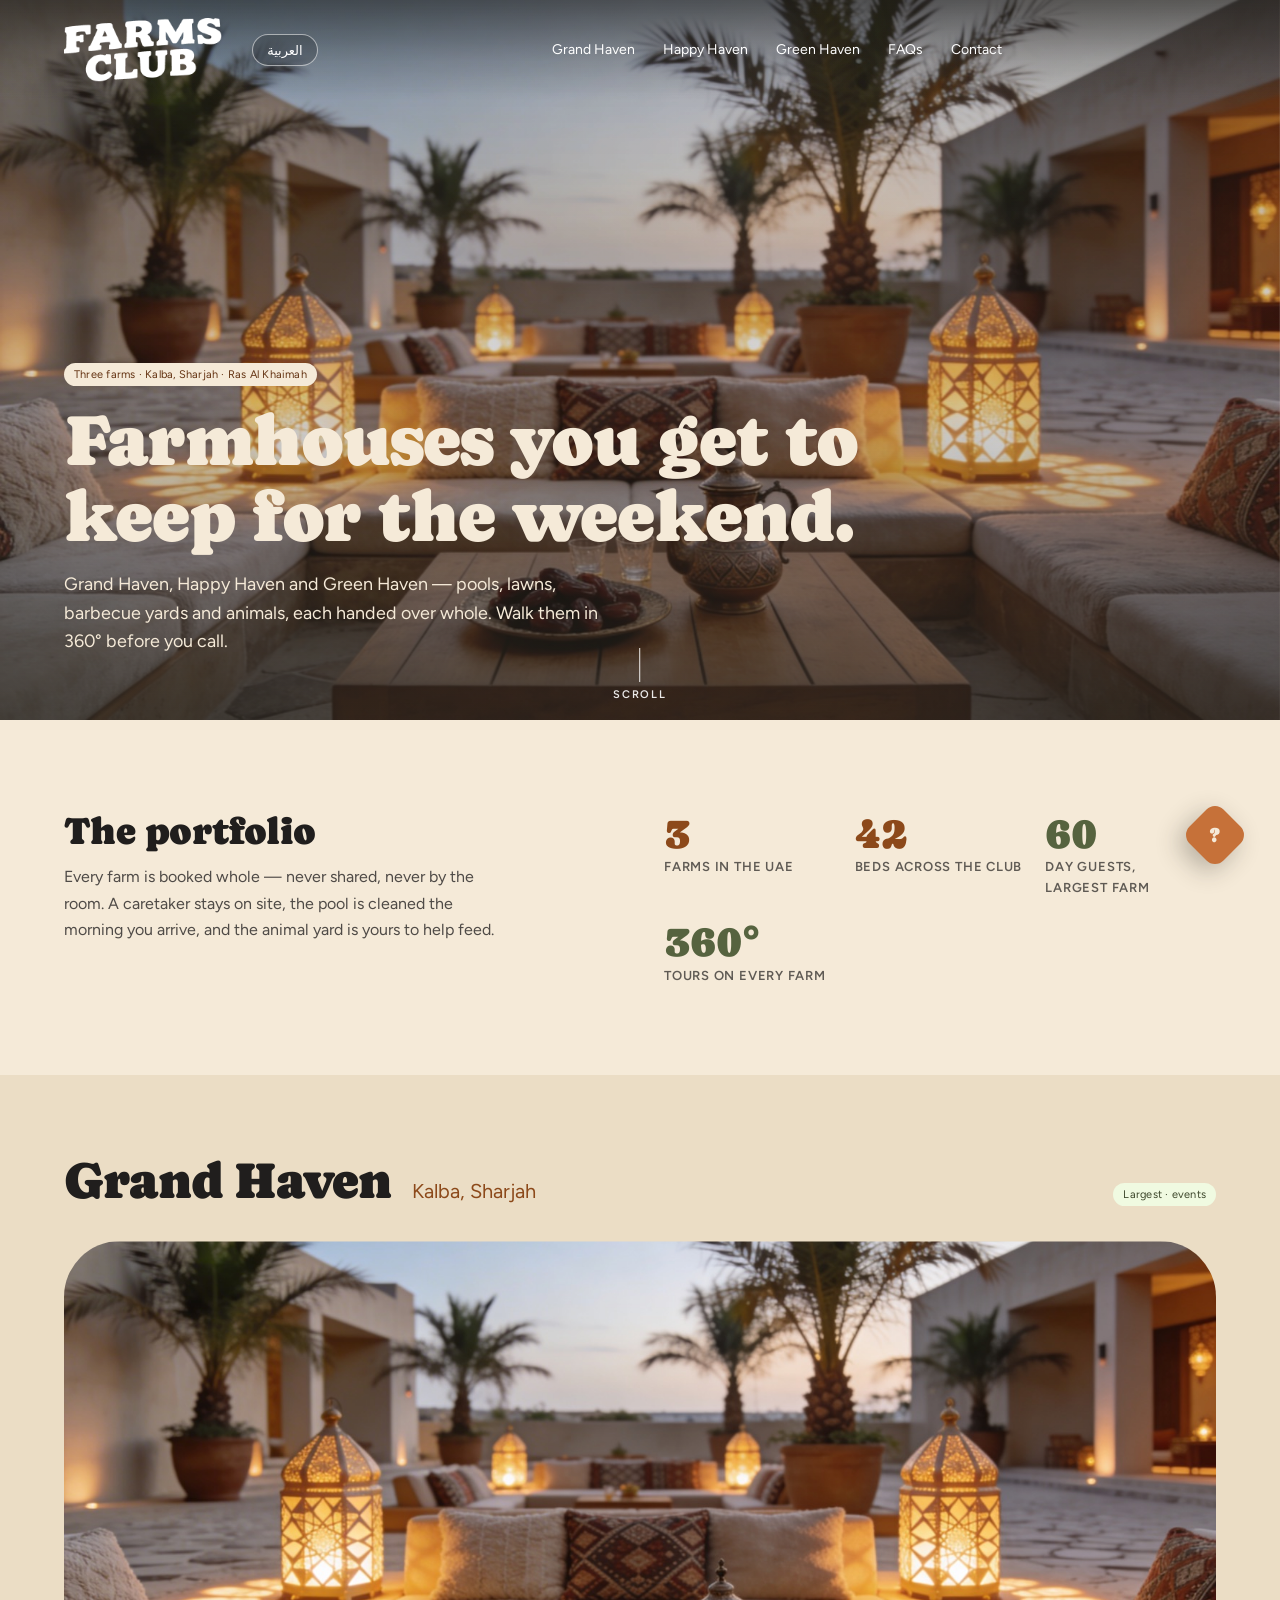
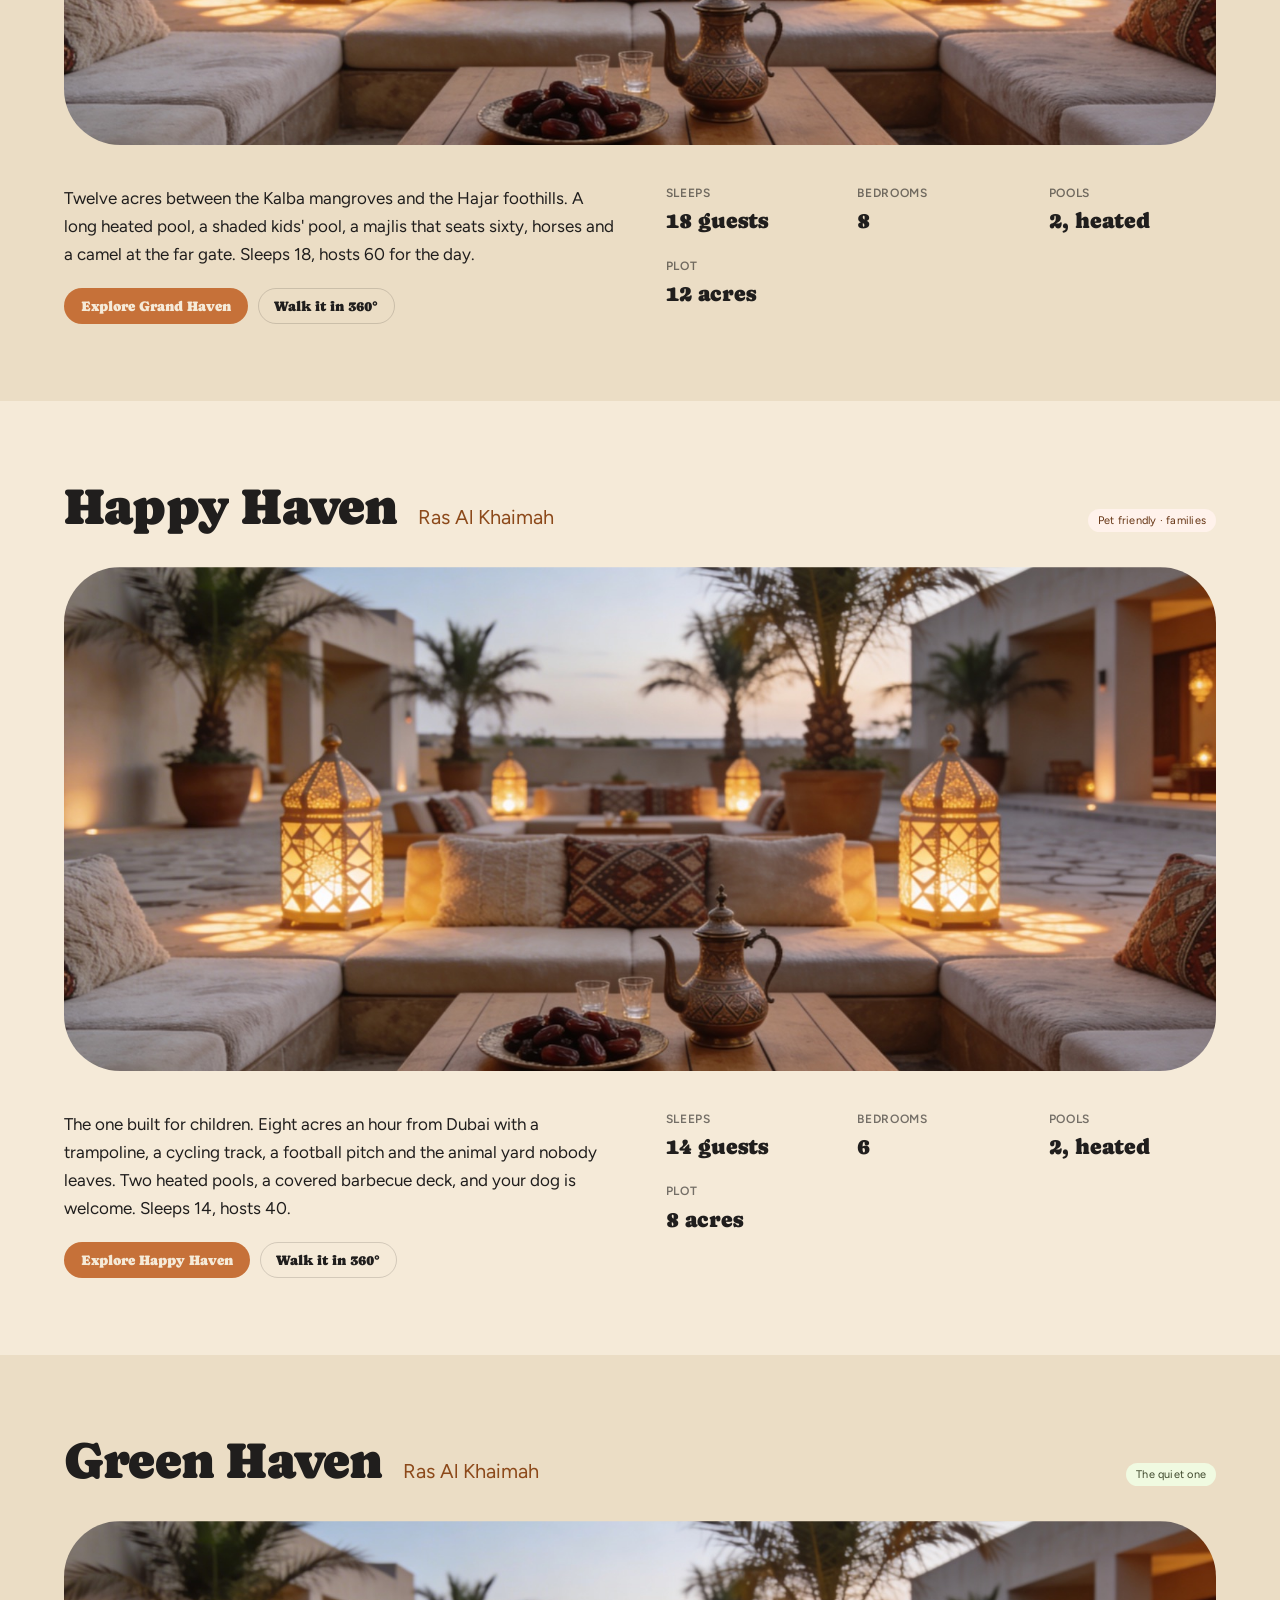
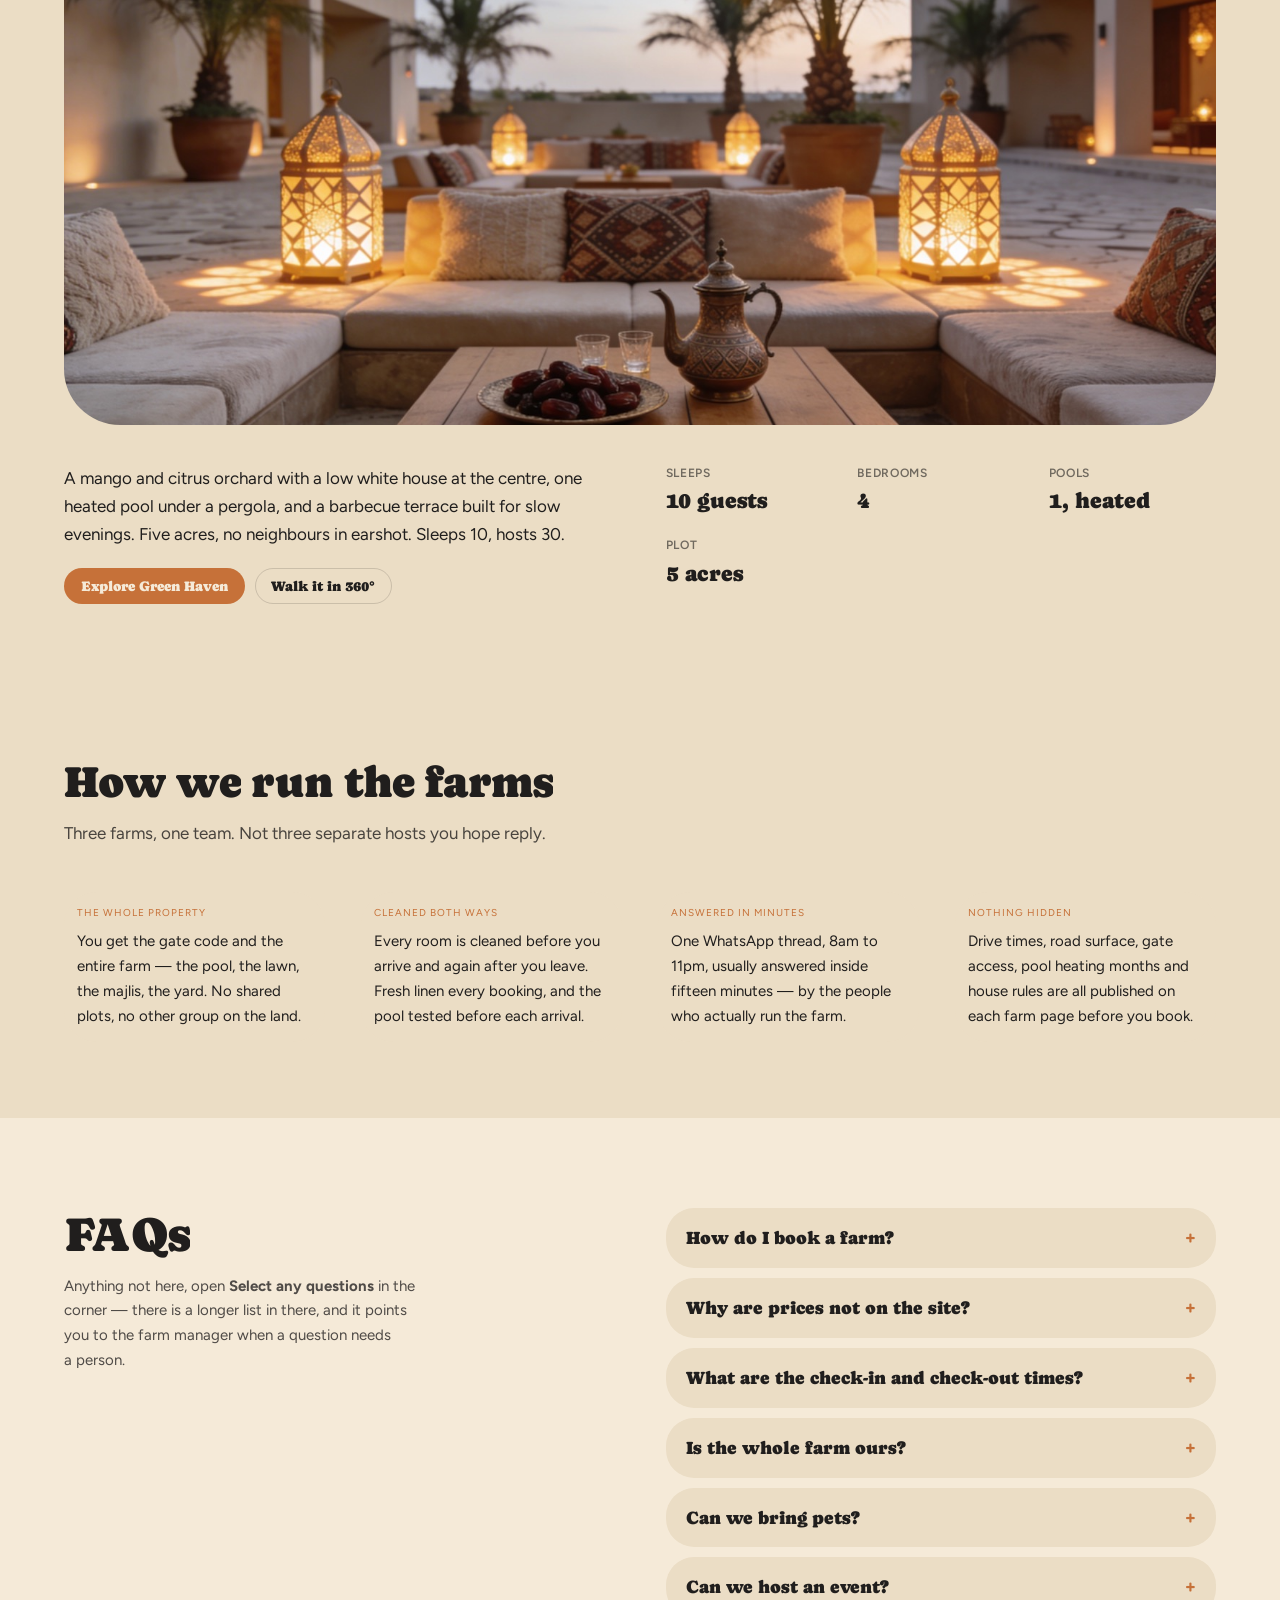
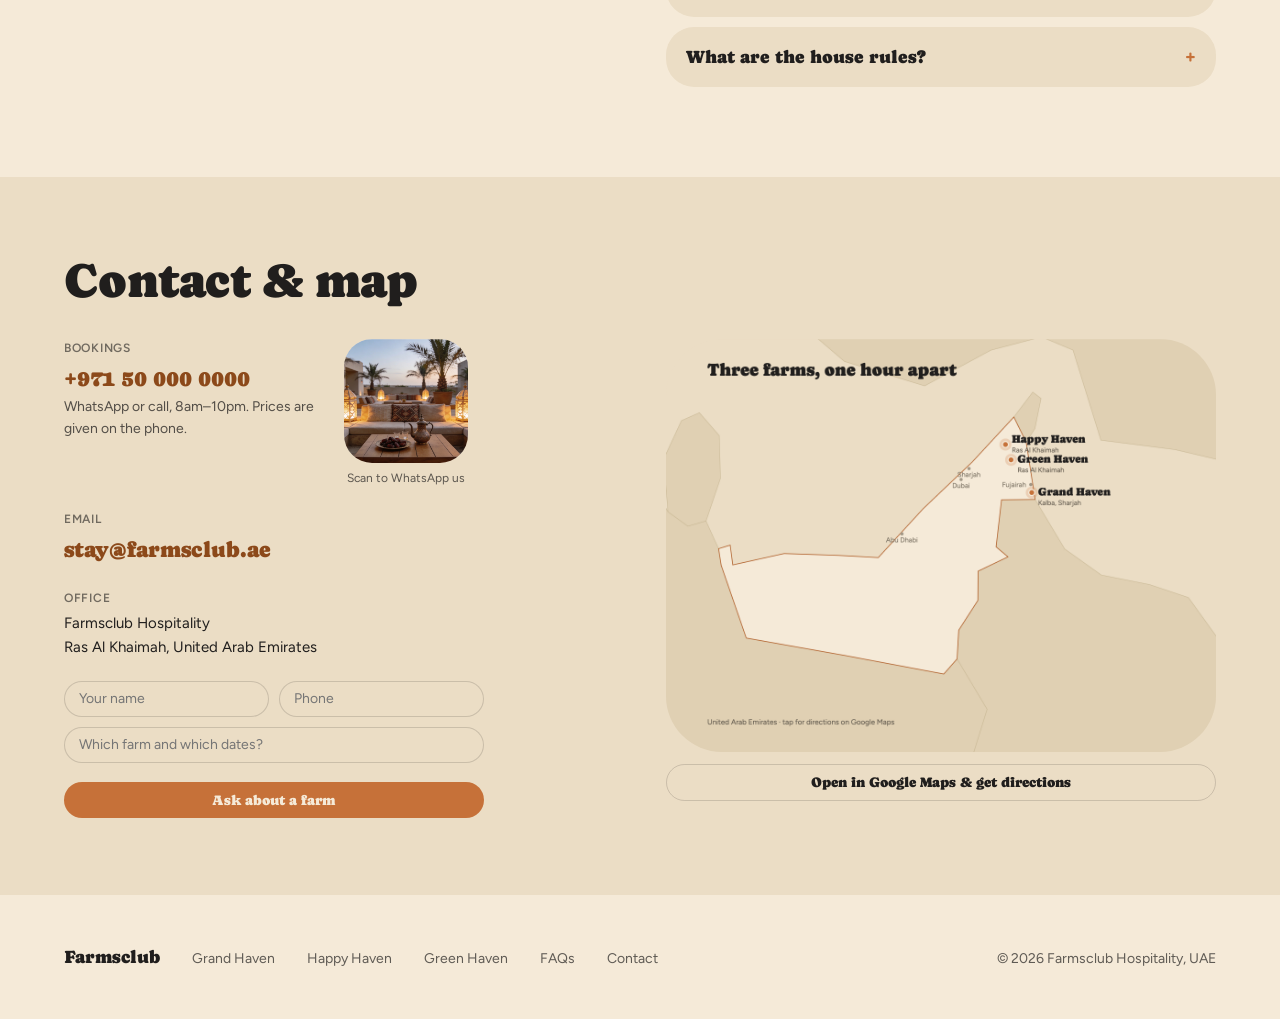
<file: index.html>
<!DOCTYPE html>
<html lang="en">
<head>
<meta charset="utf-8" />
<meta name="viewport" content="width=device-width, initial-scale=1" />
<title>Farmsclub — private farmhouse rentals in the UAE | 360° tours</title>
<meta name="description" content="Rent an entire private farmhouse in the UAE — Grand Haven in Kalba, Sharjah, plus Happy Haven and Green Haven in Ras Al Khaimah. Pools, lawns, barbecue yards and animals, with a free 360° virtual walkthrough of every farm." />
<meta name="keywords" content="farmhouse rental UAE, private farm rental Sharjah, farm stay Ras Al Khaimah, farmhouse near Dubai, 360 virtual tour farmhouse, day use farm rental UAE, weekend farm getaway, whole property farm booking, Farmsclub" />
<meta name="robots" content="index, follow, max-image-preview:large, max-snippet:-1" />
<meta name="author" content="Farmsclub" />
<link rel="canonical" href="https://www.farmsclub.ae/" />
<meta property="og:site_name" content="Farmsclub" />
<meta property="og:type" content="website" />
<meta property="og:title" content="Farmsclub — private farmhouse rentals in the UAE | 360° tours" />
<meta property="og:description" content="Rent an entire private farmhouse in the UAE — Grand Haven in Kalba, Sharjah, plus Happy Haven and Green Haven in Ras Al Khaimah. Pools, lawns, barbecue yards and animals, with a free 360° virtual walkthrough of every farm." />
<meta property="og:url" content="https://www.farmsclub.ae/" />
<meta property="og:image" content="https://www.farmsclub.ae/assets/farm-generic.jpg" />
<meta property="og:locale" content="en_AE" />
<meta name="twitter:card" content="summary_large_image" />
<meta name="twitter:title" content="Farmsclub — private farmhouse rentals in the UAE | 360° tours" />
<meta name="twitter:description" content="Rent an entire private farmhouse in the UAE — Grand Haven in Kalba, Sharjah, plus Happy Haven and Green Haven in Ras Al Khaimah. Pools, lawns, barbecue yards and animals, with a free 360° virtual walkthrough of every farm." />
<meta name="geo.region" content="AE" />
<script type="application/ld+json">{"@context":"https://schema.org","@graph":[{"@type":"Organization","@id":"https://www.farmsclub.ae/#org","name":"Farmsclub","url":"https://www.farmsclub.ae/","description":"Private farmhouse rentals across the UAE, booked whole-property by the day or weekend.","areaServed":["Sharjah","Ras Al Khaimah","Dubai","United Arab Emirates"]},{"@type":"WebSite","url":"https://www.farmsclub.ae/","name":"Farmsclub","publisher":{"@id":"https://www.farmsclub.ae/#org"}},{"@type":"ItemList","name":"Farmsclub farmhouses","itemListElement":[{"@type":"ListItem","position":1,"name":"Grand Haven, Kalba — Sharjah","url":"https://www.farmsclub.ae/grand-haven.html"},{"@type":"ListItem","position":2,"name":"Happy Haven, Ras Al Khaimah","url":"https://www.farmsclub.ae/happy-haven.html"},{"@type":"ListItem","position":3,"name":"Green Haven, Ras Al Khaimah","url":"https://www.farmsclub.ae/green-haven.html"}]}]}</script>
<link rel="icon" type="image/png" href="assets/favicon.png" />
<link rel="apple-touch-icon" href="assets/favicon.png" />
<link rel="stylesheet" href="styles.css" />
<script src="pano-viewer.js"></script>
<script src="nav-scroll.js"></script>
<script src="fc-hash.js"></script>
<script src="ai-agent.js"></script>
<script src="fc-motion.js"></script>
<script defer src="fc-i18n.js"></script>
<style>html{scroll-behavior:smooth}body{margin:0;text-wrap:pretty;overflow-x:clip;font-family:var(--font-body);background:var(--color-bg);color:var(--color-text)}summary{list-style:none;cursor:pointer}summary::-webkit-details-marker{display:none}a{color:var(--color-accent-700)}a:hover{color:var(--color-accent-800)}@media (prefers-reduced-motion:reduce){html{scroll-behavior:auto}}</style>
</head>
<body>
<div style="background:var(--color-bg);color:var(--color-text)">

<nav class="nav" data-sitenav="true" style="position:fixed;top:0;left:0;right:0;z-index:50;gap:clamp(10px,2vw,20px);padding-inline:clamp(20px,5vw,64px);border:0;background:linear-gradient(to bottom, rgba(28,26,22,.58), rgba(28,26,22,.18) 60%, rgba(28,26,22,0));transition:background .3s ease">
  <a href="#top" class="nav-brand" aria-label="Farmsclub — home"><img src="assets/logo.png" alt="Farmsclub" /></a>
  <div class="nav-links">
    <a href="#farm-01">Grand Haven</a>
    <a href="#farm-02">Happy Haven</a>
    <a href="#farm-03">Green Haven</a>
    <a href="#faqs">FAQs</a>
    <a href="#contact">Contact</a>
  </div>
</nav>

<header id="top" style="position:relative;height:80vh;min-height:460px">
  <div style="position:absolute;inset:0"><img src="assets/farm-generic.jpg" alt="site-hero" style="width:100%;height:100%;object-fit:cover;display:block" /></div>
  <div style="position:absolute;inset:0;background:linear-gradient(to top, color-mix(in srgb, #2e2b25 66%, transparent) 0%, color-mix(in srgb, #2e2b25 18%, transparent) 45%, color-mix(in srgb, #2e2b25 28%, transparent) 100%);pointer-events:none"></div>
  <div style="position:absolute;left:0;right:0;bottom:0;padding:clamp(28px,5vw,72px);pointer-events:none">
    <span class="tag" style="background:var(--color-bg);color:var(--color-accent-800);margin-bottom:16px">Three farms · Kalba, Sharjah · Ras Al Khaimah</span>
    <h1 style="font-size:clamp(36px,5.6vw,78px);line-height:1.06;margin:0;color:var(--color-bg);max-width:20ch">Farmhouses you get to keep for the weekend.</h1>
    <p style="margin:16px 0 0;max-width:52ch;font-size:clamp(16px,1.4vw,19px);line-height:1.6;color:var(--color-bg)">Grand Haven, Happy Haven and Green Haven — pools, lawns, barbecue yards and animals, each handed over whole. Walk them in 360° before you call.</p>
  </div>
</header>

<section style="padding:clamp(48px,7vw,96px) clamp(20px,5vw,64px);display:grid;grid-template-columns:repeat(auto-fit,minmax(min(240px,100%),1fr));gap:clamp(24px,4vw,48px);align-items:start">
  <div>
    <h2 style="font-size:clamp(28px,3vw,38px);margin:0 0 12px">The portfolio</h2>
    <p style="margin:0;max-width:44ch;color:color-mix(in srgb, var(--color-text) 78%, transparent);font-size:16px;line-height:1.65">Every farm is booked whole — never shared, never by the room. A caretaker stays on site, the pool is cleaned the morning you arrive, and the animal yard is yours to help feed.</p>
  </div>
  <div style="display:grid;grid-template-columns:repeat(auto-fit,minmax(140px,1fr));gap:20px">
    <div><div style="font-family:var(--font-heading);font-size:clamp(32px,3.4vw,44px);color:var(--color-accent-700);line-height:1.1">3</div><div style="font-size:13px;letter-spacing:.06em;text-transform:uppercase;font-weight:600;opacity:.7">Farms in the UAE</div></div>
    <div><div style="font-family:var(--font-heading);font-size:clamp(32px,3.4vw,44px);color:var(--color-accent-700);line-height:1.1">42</div><div style="font-size:13px;letter-spacing:.06em;text-transform:uppercase;font-weight:600;opacity:.7">Beds across the club</div></div>
    <div><div style="font-family:var(--font-heading);font-size:clamp(32px,3.4vw,44px);color:var(--color-accent-2-700);line-height:1.1">60</div><div style="font-size:13px;letter-spacing:.06em;text-transform:uppercase;font-weight:600;opacity:.7">Day guests, largest farm</div></div>
    <div><div style="font-family:var(--font-heading);font-size:clamp(32px,3.4vw,44px);color:var(--color-accent-2-700);line-height:1.1">360°</div><div style="font-size:13px;letter-spacing:.06em;text-transform:uppercase;font-weight:600;opacity:.7">Tours on every farm</div></div>
  </div>
</section>

<section id="farm-01" style="padding:clamp(40px,6vw,88px) clamp(20px,5vw,64px);background:var(--color-surface);scroll-margin-top:72px">
  <div style="display:flex;flex-wrap:wrap;align-items:baseline;gap:12px 20px;margin-bottom:clamp(20px,3vw,32px)">
    <h2 style="font-size:clamp(30px,4vw,52px);margin:0">Grand Haven</h2>
    <span style="font-size:clamp(16px,1.6vw,20px);color:var(--color-accent-700)">Kalba, Sharjah</span>
    <span class="tag tag-accent-2" style="margin-left:auto">Largest · events</span>
  </div>
  <div style="border-radius:calc(2 * var(--radius-lg));overflow:hidden;aspect-ratio:16/7;min-height:260px"><img src="assets/farm-generic.jpg" alt="farm1-cover" style="width:100%;height:100%;object-fit:cover;display:block" /></div>
  <div style="display:grid;grid-template-columns:repeat(auto-fit,minmax(min(280px,100%),1fr));gap:clamp(24px,4vw,64px);margin-top:clamp(24px,3vw,40px)">
    <div>
      <p style="margin:0 0 20px;font-size:17px;line-height:1.65;max-width:52ch">Twelve acres between the Kalba mangroves and the Hajar foothills. A long heated pool, a shaded kids' pool, a majlis that seats sixty, horses and a camel at the far gate. Sleeps 18, hosts 60 for the day.</p>
      <div style="display:flex;flex-wrap:wrap;gap:10px">
        <a href="grand-haven.html" class="btn btn-primary">Explore Grand Haven</a>
        <a href="grand-haven.html#tour" class="btn btn-secondary" data-tip="Opens Grand Haven's page at the 360° walkthrough" title="Open the 360° virtual tour of Grand Haven, Kalba — Sharjah" aria-label="Walk Grand Haven, Kalba — Sharjah in a 360° virtual tour">Walk it in 360°</a>
      </div>
    </div>
    <dl style="margin:0;display:grid;grid-template-columns:repeat(auto-fit,minmax(120px,1fr));gap:18px 24px;align-content:start">
      <div><dt style="font-size:12px;letter-spacing:.06em;text-transform:uppercase;opacity:.6;font-weight:600">Sleeps</dt><dd style="margin:2px 0 0;font-family:var(--font-heading);font-size:22px">18 guests</dd></div>
      <div><dt style="font-size:12px;letter-spacing:.06em;text-transform:uppercase;opacity:.6;font-weight:600">Bedrooms</dt><dd style="margin:2px 0 0;font-family:var(--font-heading);font-size:22px">8</dd></div>
      <div><dt style="font-size:12px;letter-spacing:.06em;text-transform:uppercase;opacity:.6;font-weight:600">Pools</dt><dd style="margin:2px 0 0;font-family:var(--font-heading);font-size:22px">2, heated</dd></div>
      <div><dt style="font-size:12px;letter-spacing:.06em;text-transform:uppercase;opacity:.6;font-weight:600">Plot</dt><dd style="margin:2px 0 0;font-family:var(--font-heading);font-size:22px">12 acres</dd></div>
    </dl>
  </div>
</section>

<section id="farm-02" style="padding:clamp(40px,6vw,88px) clamp(20px,5vw,64px);scroll-margin-top:72px">
  <div style="display:flex;flex-wrap:wrap;align-items:baseline;gap:12px 20px;margin-bottom:clamp(20px,3vw,32px)">
    <h2 style="font-size:clamp(30px,4vw,52px);margin:0">Happy Haven</h2>
    <span style="font-size:clamp(16px,1.6vw,20px);color:var(--color-accent-700)">Ras Al Khaimah</span>
    <span class="tag tag-accent" style="margin-left:auto">Pet friendly · families</span>
  </div>
  <div style="border-radius:calc(2 * var(--radius-lg));overflow:hidden;aspect-ratio:16/7;min-height:260px"><img src="assets/farm-generic.jpg" alt="farm2-cover" style="width:100%;height:100%;object-fit:cover;display:block" /></div>
  <div style="display:grid;grid-template-columns:repeat(auto-fit,minmax(min(280px,100%),1fr));gap:clamp(24px,4vw,64px);margin-top:clamp(24px,3vw,40px)">
    <div>
      <p style="margin:0 0 20px;font-size:17px;line-height:1.65;max-width:52ch">The one built for children. Eight acres an hour from Dubai with a trampoline, a cycling track, a football pitch and the animal yard nobody leaves. Two heated pools, a covered barbecue deck, and your dog is welcome. Sleeps 14, hosts 40.</p>
      <div style="display:flex;flex-wrap:wrap;gap:10px">
        <a href="happy-haven.html" class="btn btn-primary">Explore Happy Haven</a>
        <a href="happy-haven.html#tour" class="btn btn-secondary" data-tip="Opens Happy Haven's page at the 360° walkthrough" title="Open the 360° virtual tour of Happy Haven, Ras Al Khaimah" aria-label="Walk Happy Haven, Ras Al Khaimah in a 360° virtual tour">Walk it in 360°</a>
      </div>
    </div>
    <dl style="margin:0;display:grid;grid-template-columns:repeat(auto-fit,minmax(120px,1fr));gap:18px 24px;align-content:start">
      <div><dt style="font-size:12px;letter-spacing:.06em;text-transform:uppercase;opacity:.6;font-weight:600">Sleeps</dt><dd style="margin:2px 0 0;font-family:var(--font-heading);font-size:22px">14 guests</dd></div>
      <div><dt style="font-size:12px;letter-spacing:.06em;text-transform:uppercase;opacity:.6;font-weight:600">Bedrooms</dt><dd style="margin:2px 0 0;font-family:var(--font-heading);font-size:22px">6</dd></div>
      <div><dt style="font-size:12px;letter-spacing:.06em;text-transform:uppercase;opacity:.6;font-weight:600">Pools</dt><dd style="margin:2px 0 0;font-family:var(--font-heading);font-size:22px">2, heated</dd></div>
      <div><dt style="font-size:12px;letter-spacing:.06em;text-transform:uppercase;opacity:.6;font-weight:600">Plot</dt><dd style="margin:2px 0 0;font-family:var(--font-heading);font-size:22px">8 acres</dd></div>
    </dl>
  </div>
</section>

<section id="farm-03" style="padding:clamp(40px,6vw,88px) clamp(20px,5vw,64px);background:var(--color-surface);scroll-margin-top:72px">
  <div style="display:flex;flex-wrap:wrap;align-items:baseline;gap:12px 20px;margin-bottom:clamp(20px,3vw,32px)">
    <h2 style="font-size:clamp(30px,4vw,52px);margin:0">Green Haven</h2>
    <span style="font-size:clamp(16px,1.6vw,20px);color:var(--color-accent-700)">Ras Al Khaimah</span>
    <span class="tag tag-accent-2" style="margin-left:auto">The quiet one</span>
  </div>
  <div style="border-radius:calc(2 * var(--radius-lg));overflow:hidden;aspect-ratio:16/7;min-height:260px"><img src="assets/farm-generic.jpg" alt="farm3-cover" style="width:100%;height:100%;object-fit:cover;display:block" /></div>
  <div style="display:grid;grid-template-columns:repeat(auto-fit,minmax(min(280px,100%),1fr));gap:clamp(24px,4vw,64px);margin-top:clamp(24px,3vw,40px)">
    <div>
      <p style="margin:0 0 20px;font-size:17px;line-height:1.65;max-width:52ch">A mango and citrus orchard with a low white house at the centre, one heated pool under a pergola, and a barbecue terrace built for slow evenings. Five acres, no neighbours in earshot. Sleeps 10, hosts 30.</p>
      <div style="display:flex;flex-wrap:wrap;gap:10px">
        <a href="green-haven.html" class="btn btn-primary">Explore Green Haven</a>
        <a href="green-haven.html#tour" class="btn btn-secondary" data-tip="Opens Green Haven's page at the 360° walkthrough" title="Open the 360° virtual tour of Green Haven, Ras Al Khaimah" aria-label="Walk Green Haven, Ras Al Khaimah in a 360° virtual tour">Walk it in 360°</a>
      </div>
    </div>
    <dl style="margin:0;display:grid;grid-template-columns:repeat(auto-fit,minmax(120px,1fr));gap:18px 24px;align-content:start">
      <div><dt style="font-size:12px;letter-spacing:.06em;text-transform:uppercase;opacity:.6;font-weight:600">Sleeps</dt><dd style="margin:2px 0 0;font-family:var(--font-heading);font-size:22px">10 guests</dd></div>
      <div><dt style="font-size:12px;letter-spacing:.06em;text-transform:uppercase;opacity:.6;font-weight:600">Bedrooms</dt><dd style="margin:2px 0 0;font-family:var(--font-heading);font-size:22px">4</dd></div>
      <div><dt style="font-size:12px;letter-spacing:.06em;text-transform:uppercase;opacity:.6;font-weight:600">Pools</dt><dd style="margin:2px 0 0;font-family:var(--font-heading);font-size:22px">1, heated</dd></div>
      <div><dt style="font-size:12px;letter-spacing:.06em;text-transform:uppercase;opacity:.6;font-weight:600">Plot</dt><dd style="margin:2px 0 0;font-family:var(--font-heading);font-size:22px">5 acres</dd></div>
    </dl>
  </div>
</section>

<section id="how-we-run-it" style="padding:clamp(44px,6vw,88px) clamp(20px,5vw,64px);background:var(--color-surface)">
  <div style="max-width:60ch;margin-bottom:clamp(26px,4vw,44px)">
    <h2 style="font-size:clamp(28px,3.6vw,44px);margin:0 0 12px">How we run the farms</h2>
    <p style="margin:0;font-size:17px;line-height:1.7;color:color-mix(in srgb, var(--color-text) 80%, transparent)">Three farms, one team. Not three separate hosts you hope reply.</p>
  </div>
  <div style="display:grid;grid-template-columns:repeat(auto-fit,minmax(min(250px,100%),1fr));gap:clamp(20px,3vw,36px)">
    <div class="card"><span class="card-kicker">The whole property</span><p style="margin:0;font-size:15px;line-height:1.65">You get the gate code and the entire farm — the pool, the lawn, the majlis, the yard. No shared plots, no other group on the land.</p></div>
    <div class="card"><span class="card-kicker">Cleaned both ways</span><p style="margin:0;font-size:15px;line-height:1.65">Every room is cleaned before you arrive and again after you leave. Fresh linen every booking, and the pool tested before each arrival.</p></div>
    <div class="card"><span class="card-kicker">Answered in minutes</span><p style="margin:0;font-size:15px;line-height:1.65">One WhatsApp thread, 8am to 11pm, usually answered inside fifteen minutes — by the people who actually run the farm.</p></div>
    <div class="card"><span class="card-kicker">Nothing hidden</span><p style="margin:0;font-size:15px;line-height:1.65">Drive times, road surface, gate access, pool heating months and house rules are all published on each farm page before you book.</p></div>
  </div>
</section>

<section id="faqs" style="padding:clamp(48px,7vw,96px) clamp(20px,5vw,64px);scroll-margin-top:72px;display:grid;grid-template-columns:repeat(auto-fit,minmax(min(300px,100%),1fr));gap:clamp(24px,4vw,64px);align-items:start">
  <div>
    <h2 style="font-size:clamp(30px,4vw,48px);margin:0 0 12px">FAQs</h2>
    <p style="margin:0;max-width:36ch;color:color-mix(in srgb, var(--color-text) 78%, transparent);line-height:1.65">Anything not here, open <strong>Select any questions</strong> in the corner — there is a longer list in there, and it points you to the farm manager when a question needs a person.</p>
  </div>
  <div style="display:flex;flex-direction:column;gap:10px">
    <details style="background:var(--color-surface);border-radius:var(--radius-lg);padding:16px 20px">
      <summary style="display:flex;gap:16px;align-items:baseline;font-family:var(--font-heading);font-size:18px">How do I book a farm?<span style="margin-left:auto;color:var(--color-accent)">+</span></summary>
      <p style="margin:12px 0 0;font-size:15px;line-height:1.65;opacity:.85">Call or WhatsApp the farm manager with the farm, the dates and the number of guests. We hold the farm for 24 hours while you confirm, then a refundable security deposit locks it in. A self-serve availability calendar is coming to this site soon.</p>
    </details>
    <details style="background:var(--color-surface);border-radius:var(--radius-lg);padding:16px 20px">
      <summary style="display:flex;gap:16px;align-items:baseline;font-family:var(--font-heading);font-size:18px">Why are prices not on the site?<span style="margin-left:auto;color:var(--color-accent)">+</span></summary>
      <p style="margin:12px 0 0;font-size:15px;line-height:1.65;opacity:.85">Rates move with the farm, the season and whether it is a day booking or an overnight stay. Everything else you need is on these pages — so when you call, the only thing left to discuss is the number.</p>
    </details>
    <details style="background:var(--color-surface);border-radius:var(--radius-lg);padding:16px 20px">
      <summary style="display:flex;gap:16px;align-items:baseline;font-family:var(--font-heading);font-size:18px">What are the check-in and check-out times?<span style="margin-left:auto;color:var(--color-accent)">+</span></summary>
      <p style="margin:12px 0 0;font-size:15px;line-height:1.65;opacity:.85">Overnight stays run 3pm to 12pm. Day bookings run 10am to 10pm. Early check-in is often possible when the farm is free the night before.</p>
    </details>
    <details style="background:var(--color-surface);border-radius:var(--radius-lg);padding:16px 20px">
      <summary style="display:flex;gap:16px;align-items:baseline;font-family:var(--font-heading);font-size:18px">Is the whole farm ours?<span style="margin-left:auto;color:var(--color-accent)">+</span></summary>
      <p style="margin:12px 0 0;font-size:15px;line-height:1.65;opacity:.85">Yes — the house, the pools, the lawns, the barbecue yard and the animal area are yours for the booking. Only the caretaker stays on site, and only in the service quarters.</p>
    </details>
    <details style="background:var(--color-surface);border-radius:var(--radius-lg);padding:16px 20px">
      <summary style="display:flex;gap:16px;align-items:baseline;font-family:var(--font-heading);font-size:18px">Can we bring pets?<span style="margin-left:auto;color:var(--color-accent)">+</span></summary>
      <p style="margin:12px 0 0;font-size:15px;line-height:1.65;opacity:.85">At Happy Haven, yes, on request — it is the pet-friendly farm. The other two keep livestock loose in parts of the plot, so guests' animals stay home.</p>
    </details>
    <details style="background:var(--color-surface);border-radius:var(--radius-lg);padding:16px 20px">
      <summary style="display:flex;gap:16px;align-items:baseline;font-family:var(--font-heading);font-size:18px">Can we host an event?<span style="margin-left:auto;color:var(--color-accent)">+</span></summary>
      <p style="margin:12px 0 0;font-size:15px;line-height:1.65;opacity:.85">Birthdays, family gatherings, corporate days and shoots are welcome. Amplified music must be down by 10pm, and weddings need written approval first.</p>
    </details>
    <details style="background:var(--color-surface);border-radius:var(--radius-lg);padding:16px 20px">
      <summary style="display:flex;gap:16px;align-items:baseline;font-family:var(--font-heading);font-size:18px">What are the house rules?<span style="margin-left:auto;color:var(--color-accent)">+</span></summary>
      <p style="margin:12px 0 0;font-size:15px;line-height:1.65;opacity:.85">No smoking indoors, no fireworks, no alcohol on the farms, no unregistered overnight guests, and music down by 10pm out of respect for neighbouring farms.</p>
    </details>
  </div>
</section>

<section id="contact" style="padding:clamp(40px,6vw,88px) clamp(20px,5vw,64px);background:var(--color-surface);scroll-margin-top:72px">
  <h2 style="font-size:clamp(30px,4vw,48px);margin:0 0 clamp(20px,3vw,32px)">Contact &amp; map</h2>
  <div style="display:grid;grid-template-columns:repeat(auto-fit,minmax(min(300px,100%),1fr));gap:clamp(24px,4vw,56px);align-items:start">
    <div style="display:grid;gap:22px">
      <div style="display:flex;flex-wrap:wrap;gap:20px 28px;align-items:flex-start">
        <div>
          <div style="font-size:12px;letter-spacing:.06em;text-transform:uppercase;opacity:.6;font-weight:600;margin-bottom:4px">Bookings</div>
          <a href="https://wa.me/971500000000" style="font-family:var(--font-heading);font-size:22px;text-decoration:none">+971 50 000 0000</a>
          <div style="font-size:14px;opacity:.75;max-width:28ch">WhatsApp or call, 8am–10pm. Prices are given on the phone.</div>
        </div>
        <div style="display:grid;gap:6px;justify-items:center">
          <div style="width:124px;height:124px;border-radius:var(--radius-lg);overflow:hidden;background:var(--color-bg)"><img src="assets/farm-generic.jpg" alt="wa-qr" style="width:100%;height:100%;object-fit:cover;display:block" /></div>
          <div style="font-size:12px;opacity:.7">Scan to WhatsApp us</div>
        </div>
      </div>
      <div>
        <div style="font-size:12px;letter-spacing:.06em;text-transform:uppercase;opacity:.6;font-weight:600;margin-bottom:4px">Email</div>
        <a href="mailto:stay@farmsclub.ae" style="font-family:var(--font-heading);font-size:22px;text-decoration:none">stay@farmsclub.ae</a>
      </div>
      <div>
        <div style="font-size:12px;letter-spacing:.06em;text-transform:uppercase;opacity:.6;font-weight:600;margin-bottom:4px">Office</div>
        <p style="margin:0;font-size:15px;line-height:1.6">Farmsclub Hospitality<br />Ras Al Khaimah, United Arab Emirates</p>
      </div>
      <form style="display:grid;gap:10px;max-width:420px">
        <div style="display:flex;gap:10px;flex-wrap:wrap">
          <input class="input" placeholder="Your name" aria-label="Your name" style="flex:1;min-width:140px" />
          <input class="input" placeholder="Phone" aria-label="Phone" style="flex:1;min-width:140px" />
        </div>
        <input class="input" placeholder="Which farm and which dates?" aria-label="Which farm and which dates" />
        <button type="button" class="btn btn-primary btn-block">Ask about a farm</button>
      </form>
    </div>
    <div style="display:grid;gap:12px">
      <a href="https://maps.app.goo.gl/yuvCbQvgcooz6CCs5" target="_blank" rel="noopener" style="display:block;border-radius:calc(2 * var(--radius-lg));overflow:hidden;aspect-ratio:4/3;min-height:280px;background:var(--color-surface)">
        <!-- MAP: static image — replace assets/map-home.png with your own map picture -->
        <img src="assets/map-home.png" alt="Map of the three Farmsclub farms in the United Arab Emirates" style="width:100%;height:100%;object-fit:cover;display:block" />
      </a>
      <a class="btn btn-secondary" href="https://maps.app.goo.gl/yuvCbQvgcooz6CCs5" target="_blank" rel="noopener">Open in Google Maps &amp; get directions</a>
    </div>
  </div>
</section>

<footer style="padding:clamp(28px,4vw,48px) clamp(20px,5vw,64px);display:flex;flex-wrap:wrap;gap:16px 32px;align-items:baseline;font-size:14px;color:color-mix(in srgb, var(--color-text) 70%, transparent)">
  <span style="font-family:var(--font-heading);font-size:18px;color:var(--color-text)">Farmsclub</span>
  <a href="#farm-01" style="color:inherit;text-decoration:none">Grand Haven</a>
  <a href="#farm-02" style="color:inherit;text-decoration:none">Happy Haven</a>
  <a href="#farm-03" style="color:inherit;text-decoration:none">Green Haven</a>
  <a href="#faqs" style="color:inherit;text-decoration:none">FAQs</a>
  <a href="#contact" style="color:inherit;text-decoration:none">Contact</a>
  <span style="margin-left:auto">© 2026 Farmsclub Hospitality, UAE</span>
</footer>

<ask-agent></ask-agent>
</div>

</body>
</html>
</file>
<file: styles.css>
/* Organic — design-system tokens and component classes. This file is the source of truth for the system's look; retune it here and see readme.md. */
@import url('https://fonts.googleapis.com/css2?family=Caprasimo:wght@400&family=Figtree:wght@400;600;700&family=Lalezar&family=IBM+Plex+Sans+Arabic:wght@400;600;700&display=swap');

:root {
  --color-bg: #f5ead8;
  --color-surface: #ebddc5;
  --color-text: #201e1d;
  --color-accent: #c67139;
  --color-accent-2: #7a8a5e;
  --color-divider: color-mix(in srgb, #201e1d 16%, transparent);

  /* Tonal ramps — generated in OKLCH on one shared lightness scale, so the
     same step of any role matches the others in visual value. */
  --color-neutral-100: #f9f4ed;
  --color-neutral-200: #eee7db;
  --color-neutral-300: #dcd3c4;
  --color-neutral-400: #c0b6a5;
  --color-neutral-500: #a19786;
  --color-neutral-600: #82796a;
  --color-neutral-700: #645c50;
  --color-neutral-800: #474238;
  --color-neutral-900: #2e2b25;

  --color-accent-100: #fff2eb;
  --color-accent-200: #ffe1d0;
  --color-accent-300: #ffc6a5;
  --color-accent-400: #f6a06b;
  --color-accent-500: #d67f48;
  --color-accent-600: #b2622d;
  --color-accent-700: #8c491a;
  --color-accent-800: #643312;
  --color-accent-900: #402310;

  --color-accent-2-100: #f0fae1;
  --color-accent-2-200: #e1eecc;
  --color-accent-2-300: #ccdbb2;
  --color-accent-2-400: #aebf92;
  --color-accent-2-500: #8fa073;
  --color-accent-2-600: #728157;
  --color-accent-2-700: #56633f;
  --color-accent-2-800: #3d472b;
  --color-accent-2-900: #272e1b;

  --font-heading: "Caprasimo", system-ui, sans-serif;
  --font-heading-weight: 400;
  --font-body: "Figtree", system-ui, sans-serif;

  --space-1: 4.4px;
  --space-2: 8.8px;
  --space-3: 13.2px;
  --space-4: 17.6px;
  --space-6: 26.4px;
  --space-8: 35.2px;

  --radius-sm: 8px;
  --radius-md: 16px;
  --radius-lg: 28px;

  /* Elevation — derived from the ground: soft ink-tinted shadows on a
     light theme, a hairline edge + ambient darkness on a dark one. */
  --shadow-sm: 0 1px 2px color-mix(in srgb, #2e2b25 14%, transparent);
  --shadow-md: 0 3px 10px color-mix(in srgb, #2e2b25 16%, transparent);
  --shadow-lg: 0 12px 32px color-mix(in srgb, #2e2b25 22%, transparent);
}

body {
  background: var(--color-bg);
  color: var(--color-text);
  font-family: var(--font-body);
}
h1, h2, h3, h4 { font-family: var(--font-heading); font-weight: var(--font-heading-weight); }

.washed{filter:saturate(0.6) contrast(0.85) brightness(1.1) opacity(0.94)}

/* ══════════════════════════════════════════════════════════════════════════
   Components — built with the tokens above. Plain CSS
   on plain HTML: no JavaScript, no build step. Each class is documented in
   readme.md and demonstrated in foundations/ and components/.
   ══════════════════════════════════════════════════════════════════════ */

*, *::before, *::after { box-sizing: border-box; }
body { margin: 0; font-size: 15px; line-height: 1.55; font-weight: 400; }
h1, h2, h3, h4, h5, h6 {
  font-family: var(--font-heading); font-weight: var(--font-heading-weight);
  line-height: 1.12; letter-spacing: -0.015em; margin: 0 0 var(--space-2);
}
h1 { font-size: 42px; }
h2 { font-size: 32px; }
h3 { font-size: 25px; }
h4 { font-size: 20px; }
h5 { font-size: 16px; }
h6 { font-size: 13px; }
h6 { letter-spacing: 0.08em; text-transform: uppercase; }
p { margin: 0 0 var(--space-3); }
a { color: var(--color-accent); text-underline-offset: 3px; }
img { display: block; max-width: 100%; }
figure { margin: 0; }
figcaption {
  font-size: 11px; margin-top: var(--space-1);
  color: color-mix(in srgb, var(--color-text) 55%, transparent);
}
.text-muted { color: color-mix(in srgb, var(--color-text) 55%, transparent); }
:focus { outline: none; }
:focus-visible { outline: 2px solid var(--color-accent); outline-offset: 2px; }
::selection { background: color-mix(in srgb, var(--color-accent) 30%, transparent); }

/* — rules — */
.hr {
  height: 1px; border: 0; margin: var(--space-4) 0;
  background: var(--color-divider);
}

/* — buttons — */
.btn {
  display: inline-flex; align-items: center; justify-content: center; gap: 6px;
  cursor: pointer; text-decoration: none;
  font-family: var(--font-heading); font-weight: var(--font-heading-weight);
  font-size: 14px; line-height: 1.2; color: var(--color-text); /* matches the .input's 14px —
     the pair sits side by side in sign-up rows */
  background: transparent; border: 1px solid transparent;
  padding: var(--space-2) calc(var(--space-3) * 1.2);
  border-radius: var(--radius-md);
}
.btn svg { display: block; }
.btn:disabled { opacity: 0.45; cursor: not-allowed; }
.btn-primary { background: var(--color-accent); color: var(--color-bg); }
.btn-primary:hover { background: var(--color-accent-600); }
.btn-primary:active { background: var(--color-accent-700); }
.btn-secondary { border-color: var(--color-divider); }
.btn-secondary:hover { background: color-mix(in srgb, var(--color-text) 7%, transparent); }
.btn-secondary:active { background: color-mix(in srgb, var(--color-text) 14%, transparent); }
.btn-ghost { color: var(--color-accent); padding-inline: var(--space-1); }
.btn-ghost:hover { background: color-mix(in srgb, var(--color-accent) 10%, transparent); }
.btn-ghost:active { background: color-mix(in srgb, var(--color-accent) 18%, transparent); }
.btn-icon { width: 36px; height: 36px; padding: 0; }
.btn-block { width: 100%; margin-top: var(--space-2); }

/* — forms — */
.field > label {
  display: block; font-size: 12px; margin-bottom: 5px;
  color: color-mix(in srgb, var(--color-text) 70%, transparent);
}
.input {
  width: 100%; min-height: 36px; padding: 6px 10px; font: inherit;
  font-size: 14px; color: var(--color-text); caret-color: var(--color-accent);
  background: var(--color-surface);
  border: 1px solid var(--color-divider); border-radius: var(--radius-md);
}
.input:hover { border-color: color-mix(in srgb, var(--color-text) 45%, transparent); }
.input:focus-visible { border-color: var(--color-accent); outline-offset: 0; }
textarea.input { min-height: 90px; resize: vertical; }
.radio { display: inline-flex; align-items: center; gap: 8px; cursor: pointer; font-size: 14px; }
.radio input, .seg-opt input {
  position: absolute; opacity: 0; width: 0; height: 0; pointer-events: none;
}
.radio .dot {
  width: 16px; height: 16px; flex: none; border-radius: 50%;
  border: 1.5px solid var(--color-divider);
}
.radio:hover .dot { border-color: var(--color-accent); }
.radio input:checked + .dot {
  border-color: var(--color-accent); background: var(--color-accent);
  box-shadow: inset 0 0 0 4px var(--color-bg);
}
.radio input:focus-visible + .dot { outline: 2px solid var(--color-accent); outline-offset: 2px; }
.seg {
  display: inline-flex; overflow: hidden;
  border: 1px solid var(--color-divider); border-radius: var(--radius-md);
}
.seg-opt {
  display: inline-flex; align-items: center; gap: 6px;
  padding: 7px 12px; font-size: 13px; cursor: pointer;
}
.seg-opt + .seg-opt { border-left: 1px solid var(--color-divider); }
.seg-opt:has(input:checked) { background: var(--color-accent); color: var(--color-bg); }
.seg-opt:not(:has(input:checked)):hover { background: color-mix(in srgb, var(--color-text) 7%, transparent); }
.seg-opt:has(input:focus-visible) { outline: 2px solid var(--color-accent); outline-offset: -2px; }

/* — cards — */
.card {
  display: flex; flex-direction: column; gap: var(--space-2);
  padding: var(--space-3); border-radius: var(--radius-md); background: var(--color-surface);
}
.card-kicker { font-size: 10px; letter-spacing: 0.1em; text-transform: uppercase; color: var(--color-accent); }
.card-title {
  font-family: var(--font-heading); font-weight: var(--font-heading-weight);
  font-size: 17px; line-height: 1.2;
}
.card-body { margin: 0; font-size: 13px; opacity: 0.8; flex: 1; }
.card-meta {
  display: flex; align-items: center; gap: 6px; font-size: 11px;
  color: color-mix(in srgb, var(--color-text) 50%, transparent);
}
.elev-sm { box-shadow: var(--shadow-sm); }
.elev-md { box-shadow: var(--shadow-md); }
.elev-lg { box-shadow: var(--shadow-lg); }

/* — tags — */
.tag {
  display: inline-flex; align-items: center; font-size: 11px;
  letter-spacing: 0.02em; padding: 3px 10px;
  border-radius: calc(var(--radius-md) * 0.75);
}
.tag-accent { background: var(--color-accent-100); color: var(--color-accent-800); }
.tag-accent-2 { background: var(--color-accent-2-100); color: var(--color-accent-2-800); }
.tag-neutral { background: var(--color-neutral-100); color: var(--color-neutral-800); }
.tag-outline { border: 1px solid var(--color-accent); color: var(--color-accent); }

/* — navigation — */
.nav {
  display: flex; align-items: center; gap: var(--space-4);
  padding: var(--space-3) var(--space-4);
  border-bottom: none;
}
.nav-brand {
  font-family: var(--font-heading); font-weight: var(--font-heading-weight);
  font-size: 18px; margin-right: auto;
}
.nav a { color: inherit; text-decoration: none; font-size: 14px; }
.nav a:hover, .nav a[aria-current='page'] { color: var(--color-accent); }

/* — tables — */
.table { width: 100%; border-collapse: collapse; font-size: 14px; }
.table th {
  text-align: left; font-size: 11px; letter-spacing: 0.08em; text-transform: uppercase;
  color: color-mix(in srgb, var(--color-text) 60%, transparent);
  padding: var(--space-2); border-bottom: 1px solid var(--color-divider);
}
.table td {
  padding: var(--space-2);
  border-bottom: 1px solid color-mix(in srgb, var(--color-text) 8%, transparent);
}
.table tbody tr:hover { background: color-mix(in srgb, var(--color-text) 4%, transparent); }

/* — dialog — */
.dialog-backdrop {
  position: fixed; inset: 0; display: grid; place-items: center;
  padding: var(--space-4);
  background: color-mix(in srgb, var(--color-neutral-900) 50%, transparent);
}
.dialog {
  width: min(440px, 100%); display: flex; flex-direction: column; gap: var(--space-3);
  padding: var(--space-4); border-radius: var(--radius-lg);
  background: var(--color-surface); box-shadow: var(--shadow-lg);
}
.dialog-title {
  font-family: var(--font-heading); font-weight: var(--font-heading-weight);
  font-size: 20px;
}
.dialog-body { font-size: 14px; opacity: 0.85; }
.dialog-actions { display: flex; justify-content: flex-end; gap: var(--space-2); margin-top: var(--space-2); }

/* — rounded frame: everything softens, small controls go pill — */
.card, .dialog { border-radius: calc(var(--radius-lg) * 1.15); }
.btn, .tag, .seg, .input { border-radius: 999px; }
.input { padding-inline: 14px; }



/* — responsive — */
img, iframe, canvas, pano-viewer { max-width: 100%; }
img { height: auto; }
h1, h2, h3 { overflow-wrap: break-word; }
@media (max-width: 900px) {
  .nav { flex-wrap: nowrap !important; overflow-x: auto; overflow-y: hidden; scrollbar-width: none; -webkit-overflow-scrolling: touch; gap: 18px !important; padding-inline: 20px !important; }
  .nav::-webkit-scrollbar { display: none; }
  .nav a { flex: 0 0 auto; margin-left: 0 !important; margin-right: 0 !important; font-size: 13px; white-space: nowrap; }
  .nav .nav-brand { margin-right: auto !important; font-size: 17px; }
  header { height: auto !important; min-height: 72svh !important; }
}
@media (max-width: 640px) {
  .nav { padding-block: 10px !important; }
  header > div:last-child { padding: 22px 20px 30px !important; }
  section, footer { padding-left: 20px !important; padding-right: 20px !important; }
  .btn { width: 100%; justify-content: center; }
  iframe { height: 240px !important; }
  .fc-cue { display: none !important; }
}
@media (hover: none) {
  .card:hover, .btn:hover { transform: none !important; }
}



/* — tooltips — */
[data-tip]{position:relative}
[data-tip]::after{content:attr(data-tip);position:absolute;bottom:calc(100% + 10px);right:0;width:max-content;max-width:min(260px,calc(100vw - 48px));padding:9px 12px;border-radius:var(--radius-lg);background:var(--color-neutral-900);color:var(--color-neutral-100);font-family:var(--font-body);font-size:13px;font-weight:400;line-height:1.45;text-align:left;white-space:normal;opacity:0;transform:translateY(4px);transition:opacity .16s ease,transform .16s ease;pointer-events:none;box-shadow:var(--shadow-md);z-index:2}
[data-tip]:hover::after,[data-tip]:focus-visible::after{opacity:1;transform:translateY(0)}
@media (hover: none){[data-tip]::after{display:none}}


/* — bilingual type: Arabic faces for RTL mode (declared in the @import above) — */
[dir="rtl"]{--font-heading:"Lalezar","Caprasimo",system-ui,sans-serif;--font-body:"IBM Plex Sans Arabic",system-ui,sans-serif}
[dir="rtl"] body{font-family:var(--font-body)}
[dir="rtl"] h1,[dir="rtl"] h2,[dir="rtl"] h3{letter-spacing:0;line-height:1.25}

/* — the language switch, beside the wordmark — */
.fc-lang{flex:0 0 auto;padding:6px 14px;min-height:32px;border:1px solid color-mix(in srgb,#fff 55%,transparent);border-radius:999px;background:color-mix(in srgb,#000 18%,transparent);color:#fff;font-family:var(--font-heading);font-size:13px;line-height:1;cursor:pointer;transition:background .18s ease,border-color .18s ease,transform .18s ease}
.fc-lang:hover{background:var(--color-accent);border-color:var(--color-accent);transform:translateY(-1px)}
.fc-lang:focus-visible{outline:2px solid #fff;outline-offset:2px}
.fc-lang[data-tip]::after{right:auto;left:0}
[dir="rtl"] .fc-lang[data-tip]::after{left:auto;right:0}
@media (hover:none){.fc-lang:hover{transform:none}}

/* — RTL mirroring — */
.nav .nav-brand{margin-right:0!important;margin-left:0!important}
.nav .nav-brand+.fc-lang{margin-inline-start:-14px}
.nav .fc-lang{margin-right:auto}
[dir="rtl"] .nav .nav-brand{margin-right:0!important;margin-left:0!important}
[dir="rtl"] .nav .fc-lang{margin-right:0;margin-left:auto}
[dir="rtl"] nav.nav>a[style*="margin-left:auto"]{margin-left:0!important;margin-right:auto!important}
[dir="rtl"] .nav{padding-inline:clamp(20px,5vw,64px)}
[dir="rtl"] ul{padding-left:0;padding-right:18px}
[dir="rtl"] ol.sources,[dir="rtl"] .fc-know-row span:first-child{text-align:right}
[dir="rtl"] summary span[style*="margin-left:auto"]{margin-left:0!important;margin-right:auto!important}
[dir="rtl"] ask-agent,[dir="rtl"] ai-agent{right:auto!important;left:clamp(16px,3vw,32px)!important}
[dir="rtl"] [data-tip]::after{right:auto;left:0;text-align:right}

/* ── nav: logo + language pill at the start, menu centred ── */
.nav{align-items:center;flex-wrap:nowrap!important;padding-block:clamp(10px,1.5vw,18px);transition:background .3s ease,padding .4s cubic-bezier(.4,0,.2,1)!important}
.nav[data-solid]{padding-block:8px}
.nav .nav-brand{margin:0!important;display:flex;align-items:center;flex:0 0 auto;line-height:0;position:relative;isolation:isolate}
/* big over the hero, shrunk to fit once the bar goes solid */
.nav .nav-brand img{display:block;height:clamp(40px,5vw,64px);width:auto;transition:height .4s cubic-bezier(.4,0,.2,1),filter .3s ease}
.nav[data-solid] .nav-brand img{height:clamp(24px,2.3vw,30px)}
/* a sheen that sweeps the glyph itself — masked to the logo, never a box */
.nav .nav-brand::after{content:"";position:absolute;inset:0;pointer-events:none;opacity:0;background:linear-gradient(105deg,transparent 40%,rgba(246,214,160,.95) 50%,transparent 60%);background-size:280% 100%;background-position:150% 0;background-repeat:no-repeat;-webkit-mask:url("assets/logo.png") center/contain no-repeat;mask:url("assets/logo.png") center/contain no-repeat}
.nav[data-solid] .nav-brand::after{background-image:linear-gradient(105deg,transparent 40%,rgba(255,255,255,.92) 50%,transparent 60%)}
.nav .nav-brand:hover::after,.nav .nav-brand:focus-visible::after{opacity:1;animation:fc-logo-shine .9s cubic-bezier(.3,0,.2,1)}
@keyframes fc-logo-shine{from{background-position:150% 0}to{background-position:-60% 0}}
@media (prefers-reduced-motion:reduce){.nav,.nav .nav-brand img{transition:none!important}.nav .nav-brand:hover::after{animation:none;opacity:0}}
.nav .nav-brand+.fc-lang{margin-inline-start:10px!important}
.nav .fc-lang{margin:0!important}
[dir="rtl"] .nav .fc-lang{margin:0!important}
.nav .nav-links{display:flex;align-items:center;gap:clamp(12px,2.2vw,30px);margin-inline:auto;white-space:nowrap;min-width:0}
.nav .nav-links a{margin:0!important;color:#fff}
.nav[data-solid] .nav-links a{color:var(--color-text)}
.nav[data-solid] .fc-lang{border-color:color-mix(in srgb,var(--color-text) 28%,transparent);background:transparent;color:var(--color-text)}
.nav[data-solid] .fc-lang:hover{background:var(--color-accent);border-color:var(--color-accent);color:var(--color-bg)}
@media (max-width:1040px){
  .nav{flex-wrap:wrap!important;row-gap:6px;padding-block:10px}
  .nav[data-solid]{padding-block:8px}
  .nav .nav-brand img{height:clamp(34px,8vw,46px)}
  .nav[data-solid] .nav-brand img{height:26px}
  .nav .nav-links{flex-basis:100%;order:3;margin-inline:0;justify-content:flex-start;overflow-x:auto;scrollbar-width:none;-webkit-overflow-scrolling:touch}
  .nav .nav-links::-webkit-scrollbar{display:none}
  .nav .nav-links a{flex:0 0 auto;font-size:13px}
  .nav .fc-lang{margin-inline-start:10px!important}
  .nav .nav-brand+.fc-lang{margin-inline-start:10px!important}
}

/* ── 360° tour chips: spot row, then the angle row for multi-view spots ── */
.pano-row{display:flex;flex-wrap:wrap;gap:8px;margin:20px 0 0}
.pano-row-sub{margin:10px 0 0;padding-inline-start:2px}
.pano-row-sub[hidden]{display:none}
.pano-row+.pano-row-sub:not([hidden])+*{margin-top:16px}
.pano-tab,.pano-view{font-family:var(--font-heading);cursor:pointer;border-radius:999px;transition:background .18s ease,color .18s ease,border-color .18s ease}
.pano-tab{padding:9px 18px;font-size:14px;border:1px solid var(--color-divider);background:transparent;color:var(--color-text)}
.pano-tab[aria-selected="true"]{border-color:var(--color-accent);background:var(--color-accent);color:var(--color-bg)}
.pano-view{padding:6px 14px;font-size:13px;border:1px dashed color-mix(in srgb,var(--color-text) 26%,transparent);background:transparent;color:color-mix(in srgb,var(--color-text) 82%,transparent)}
.pano-view[aria-selected="true"]{border-style:solid;border-color:var(--color-accent-700);background:color-mix(in srgb,var(--color-accent) 14%,transparent);color:var(--color-accent-800)}
.pano-tab:focus-visible,.pano-view:focus-visible{outline:2px solid var(--color-accent);outline-offset:2px}
#pano-views:not([hidden]){margin-bottom:6px}
#pano-tabs+#pano-views+div{margin-top:16px}

/* ── enquiry form: separate date + guest fields ── */
.field-row{display:flex;flex-wrap:wrap;gap:10px}
.field{display:grid;gap:5px;flex:1 1 108px;min-width:0}
.field-narrow{flex:0 1 86px}
.field>span{font-size:12px;letter-spacing:.05em;text-transform:uppercase;font-weight:600;opacity:.62}
.field .input{width:100%;min-width:0;padding-inline:14px}
.field input[type="date"],.field input[type="number"]{font-family:var(--font-body);appearance:none}
@media (max-width:420px){.field,.field-narrow{flex:1 1 100%}}
</file>
